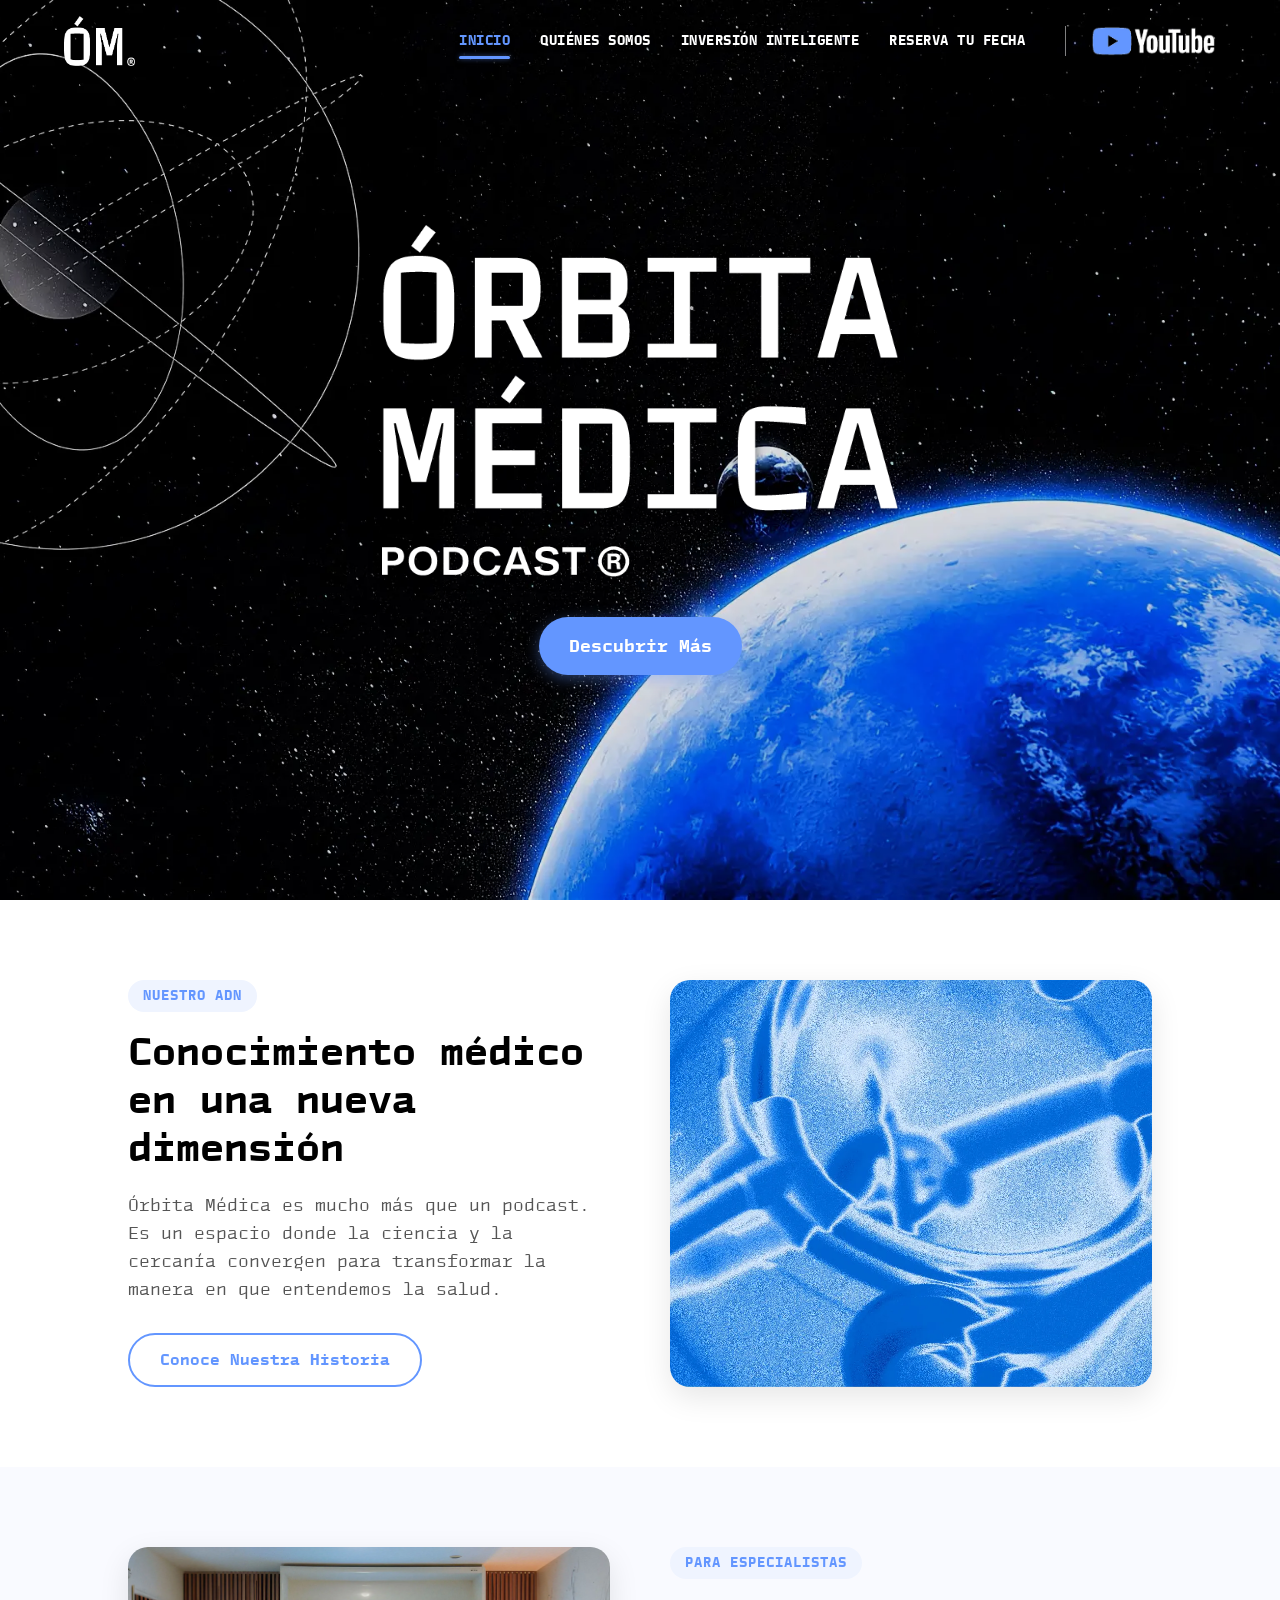
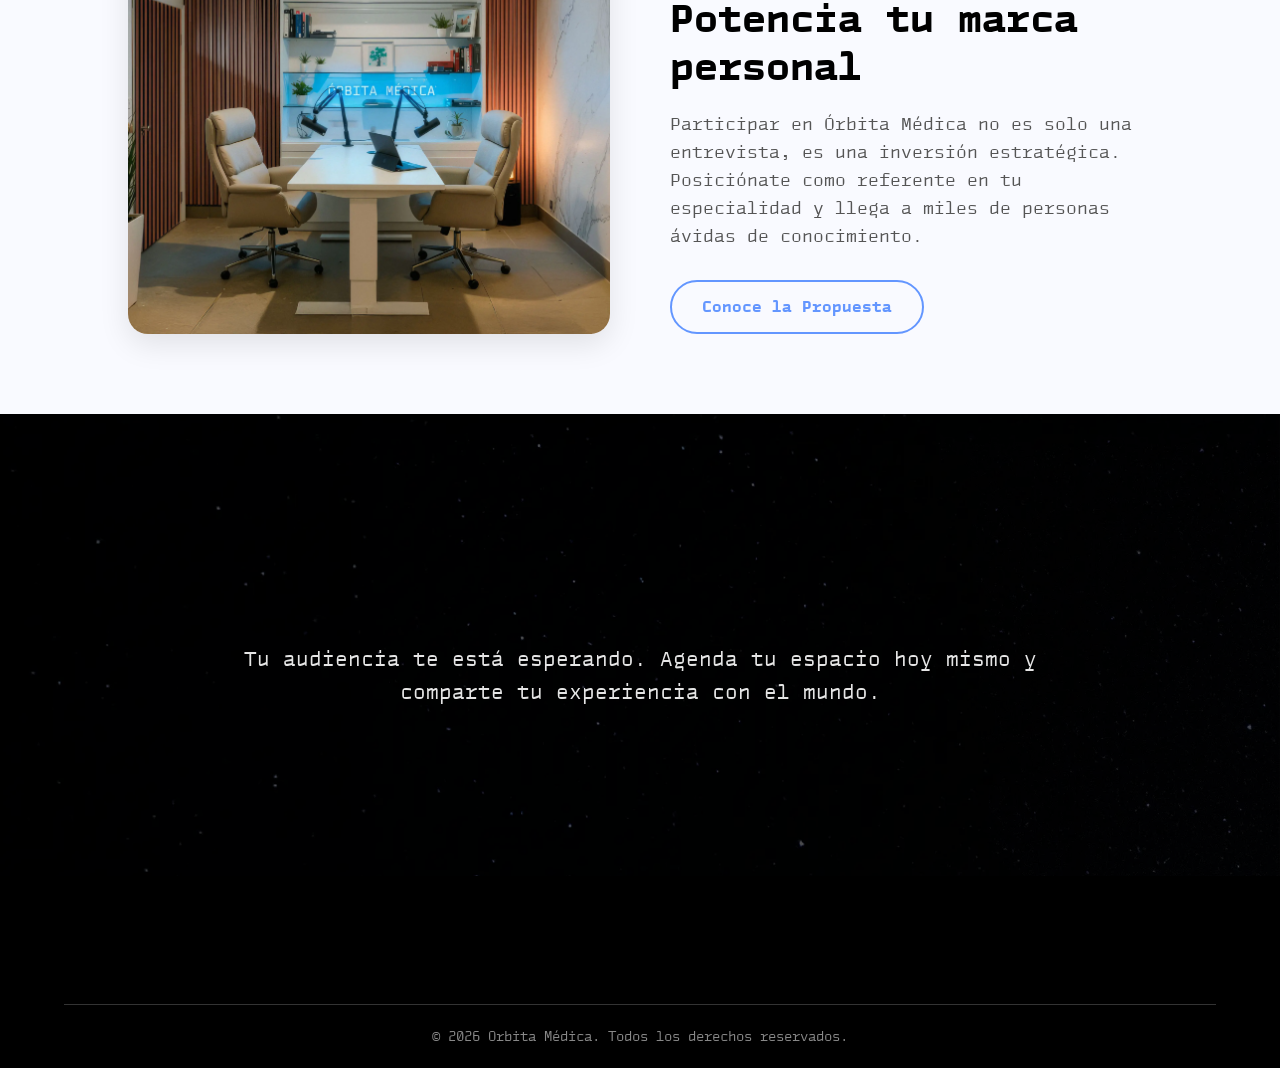
<file: index.html>
<!DOCTYPE html>
<html lang="es">
<head>
    <meta charset="UTF-8">
    <meta name="viewport" content="width=device-width, initial-scale=1.0">
    <title>Orbita Médica - Inicio</title>

    <link rel="stylesheet" href="estilos/estilo.css">

    <link rel="icon" href="favicon.png" type="image/png">
    <link rel="icon" href="icon-192.png" type="image/png" sizes="192x192">
    <link rel="apple-touch-icon" href="apple-touch-icon.png">
    <meta name="theme-color" content="#6396ff">

</head>
<body>

    <header id="main-header"></header>

    <section class="hero">
        <video autoplay muted loop playsinline class="video-bg" poster="./imgs/portadaHomeVideo.webp">
            <source src="video/videoHome.mp4" type="video/mp4">
            Tu navegador no soporta videos HTML5.
        </video>

        <div class="overlay"></div>

        <div class="hero-content">
            <img src="./imgs/logoHome.webp" alt="logoHome">
            <a href="quienessomos.html" class="btn-primary">Descubrir Más</a>
        </div>
    </section>

    <section class="section-padding home-about">
        <div class="container grid-home">
            <div class="text-col reveal">
                <span class="tag">Nuestro ADN</span>
                <h2>Conocimiento médico en una nueva dimensión</h2>
                <p>Órbita Médica es mucho más que un podcast. Es un espacio donde la ciencia y la cercanía convergen para transformar la manera en que entendemos la salud.</p>
                <a href="quienessomos.html" class="btn-secondary">Conoce Nuestra Historia</a>
            </div>
            <div class="img-col reveal">
                <img src="./imgs/homeAbout.webp" alt="Equipo Orbita Médica">
            </div>
        </div>
    </section>

    <section class="section-padding home-investment">
        <div class="container grid-home reverse-mobile">
            <div class="img-col reveal">
                <img src="./imgs/bannerInversion.webp" alt="Grabación en estudio">
            </div>
            <div class="text-col reveal">
                <span class="tag">Para Especialistas</span>
                <h2>Potencia tu marca personal</h2>
                <p>Participar en Órbita Médica no es solo una entrevista, es una inversión estratégica. Posiciónate como referente en tu especialidad y llega a miles de personas ávidas de conocimiento.</p>
                <a href="inversioninteligente.html" class="btn-secondary">Conoce la Propuesta</a>
            </div>
        </div>
    </section>

    <section class="home-booking" style="background-image: url('./imgs/portadaReserva.webp');">
        <div class="overlay-dark"></div>
        <div class="booking-content">
            <h2 class="reveal">Lleva tu mensaje más lejos</h2>
            <p class="reveal">Tu audiencia te está esperando. Agenda tu espacio hoy mismo y comparte tu experiencia con el mundo.</p>
            <a href="reservafecha.html" class="btn-primary reveal">Reservar Ahora</a>
        </div>
    </section>



    <footer id="main-footer"></footer>

    <script src="javascript/app.js"></script>
</body>
</html>
</file>
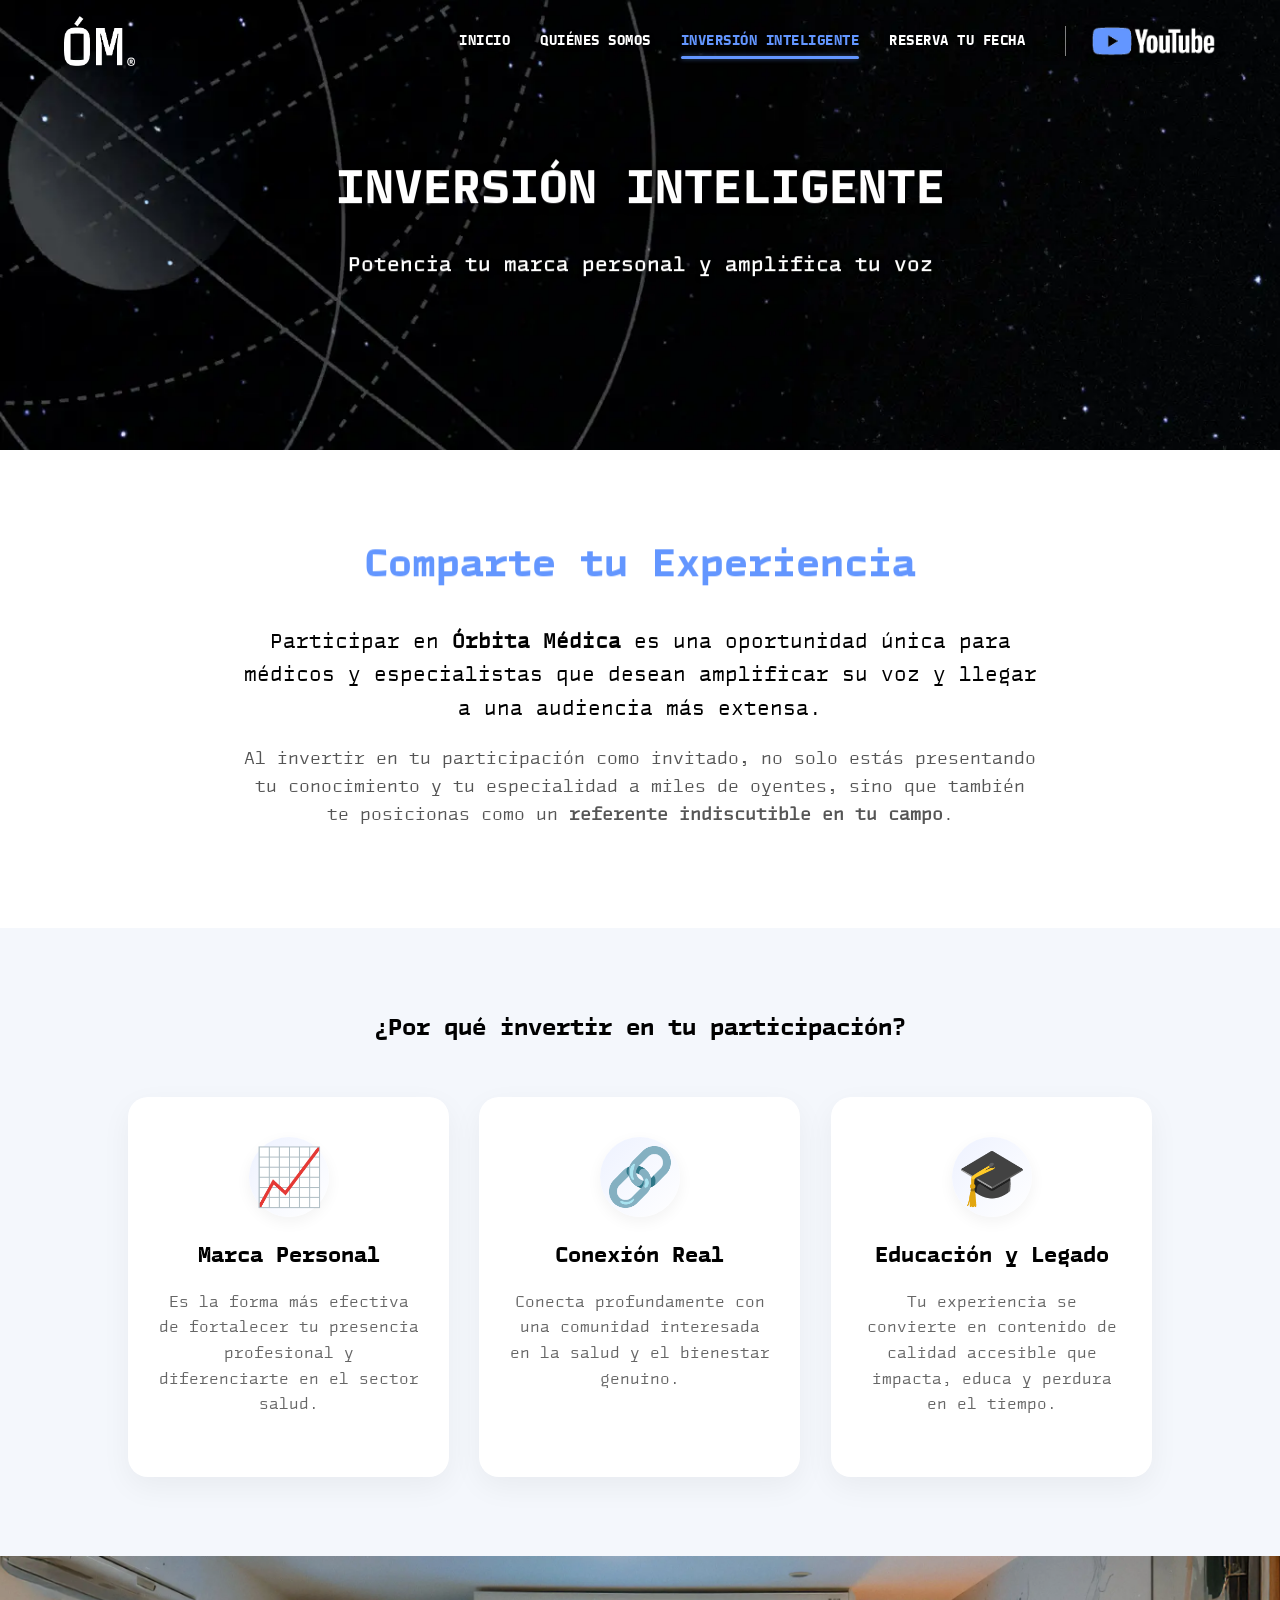
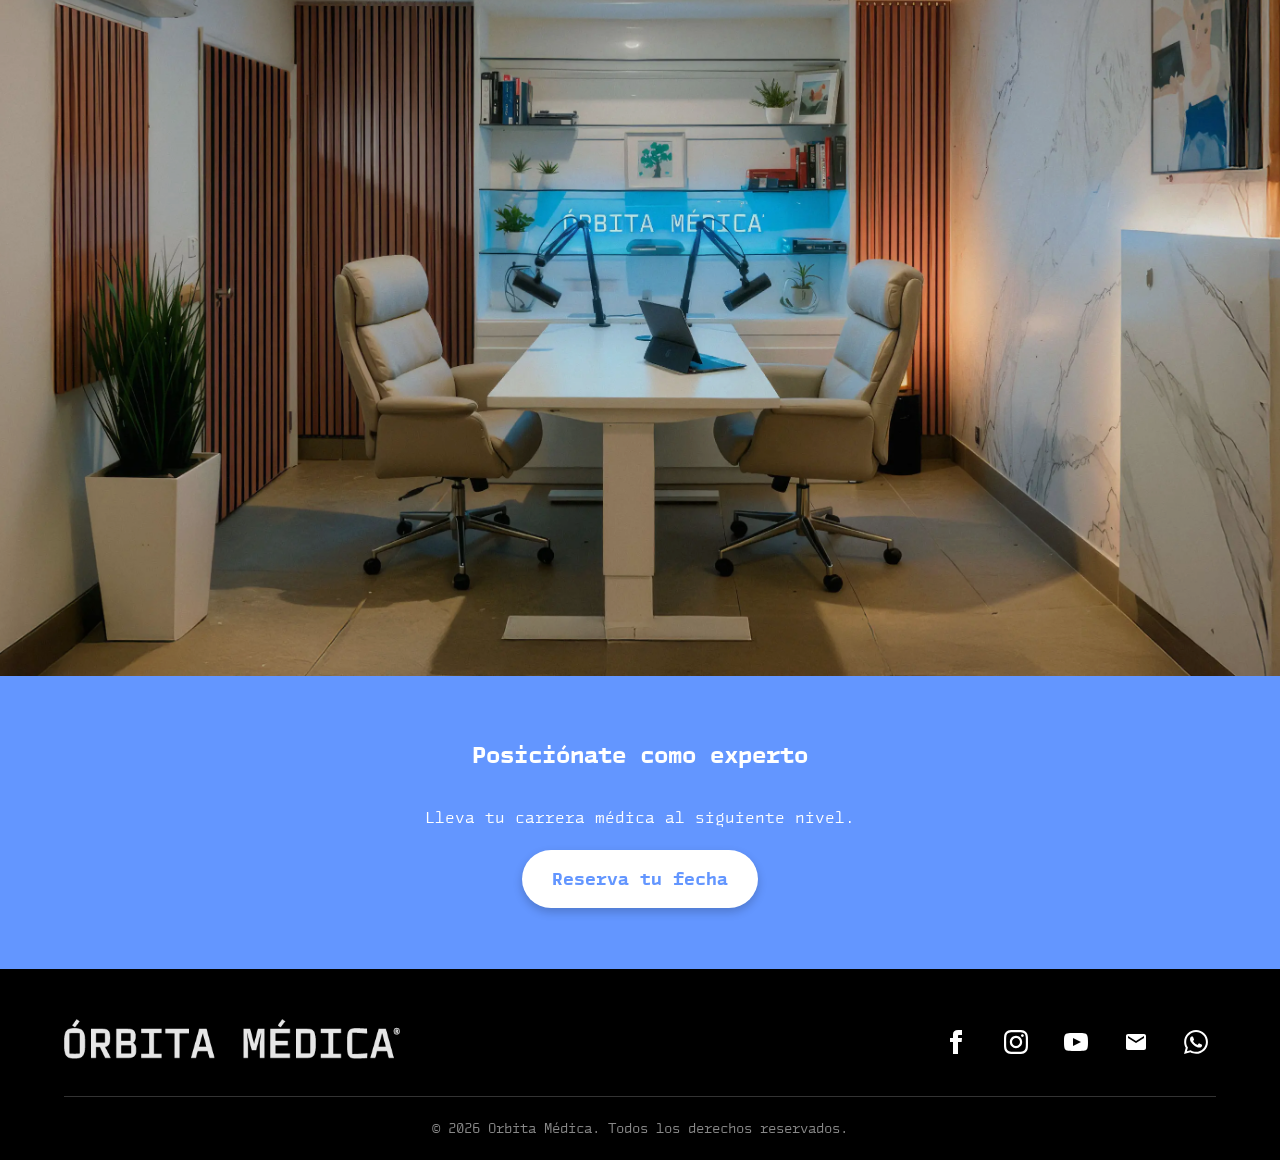
<file: inversioninteligente.html>
<!DOCTYPE html>
<html lang="en">
<head>
    <meta charset="UTF-8">
    <meta name="viewport" content="width=device-width, initial-scale=1.0">
    <title>Inversion Inteligente - Orbita Medica</title>

    <link rel="stylesheet" href="estilos/estilo.css">

    <link rel="icon" href="favicon.png" type="image/png">
    <link rel="icon" href="icon-192.png" type="image/png" sizes="192x192">
    <link rel="apple-touch-icon" href="apple-touch-icon.png">
    <meta name="theme-color" content="#6396ff">
</head>
<body>
    <header id="main-header"></header>
    <section class="hero-internal hero-inversion" style="background-image: url('./imgs/portadaInversion.webp');">
        <div class="hero-internal-content reveal">
            <h1>INVERSIÓN INTELIGENTE</h1>
            <p>Potencia tu marca personal y amplifica tu voz</p>
        </div>
    </section>

    <section class="section-padding investment-intro">
        <div class="container-text">
            <h2 class="reveal">Comparte tu Experiencia</h2>
            <p class="lead-text reveal">Participar en <strong>Órbita Médica</strong> es una oportunidad única para médicos y especialistas que desean amplificar su voz y llegar a una audiencia más extensa.</p>
            <p class="reveal">Al invertir en tu participación como invitado, no solo estás presentando tu conocimiento y tu especialidad a miles de oyentes, sino que también te posicionas como un <strong>referente indiscutible en tu campo</strong>.</p>
        </div>
    </section>

    <section class="section-padding benefits-section">
        <div class="container">
            <h2 class="text-center reveal">¿Por qué invertir en tu participación?</h2>
            
            <div class="benefits-grid">
                <div class="benefit-card reveal">
                    <div class="benefit-icon">📈</div>
                    <h3>Marca Personal</h3>
                    <p>Es la forma más efectiva de fortalecer tu presencia profesional y diferenciarte en el sector salud.</p>
                </div>

                <div class="benefit-card reveal">
                    <div class="benefit-icon">🔗</div>
                    <h3>Conexión Real</h3>
                    <p>Conecta profundamente con una comunidad interesada en la salud y el bienestar genuino.</p>
                </div>

                <div class="benefit-card reveal">
                    <div class="benefit-icon">🎓</div>
                    <h3>Educación y Legado</h3>
                    <p>Tu experiencia se convierte en contenido de calidad accesible que impacta, educa y perdura en el tiempo.</p>
                </div>
            </div>
        </div>
    </section>

    <section class="full-width-banner reveal">
        <img src="./imgs/bannerInversion.webp" alt="Experiencia en el estudio">
    </section>

    <section class="cta-section">
        <h2 class="reveal">Posiciónate como experto</h2>
        <p style="color: white; margin-bottom: 20px;" class="reveal">Lleva tu carrera médica al siguiente nivel.</p>
        <a href="reservafecha.html" class="btn-primary reveal">Reserva tu fecha</a>
    </section>


    <footer id="main-footer"></footer>
    <script src="javascript/app.js"></script>
</body>
</html>
</file>
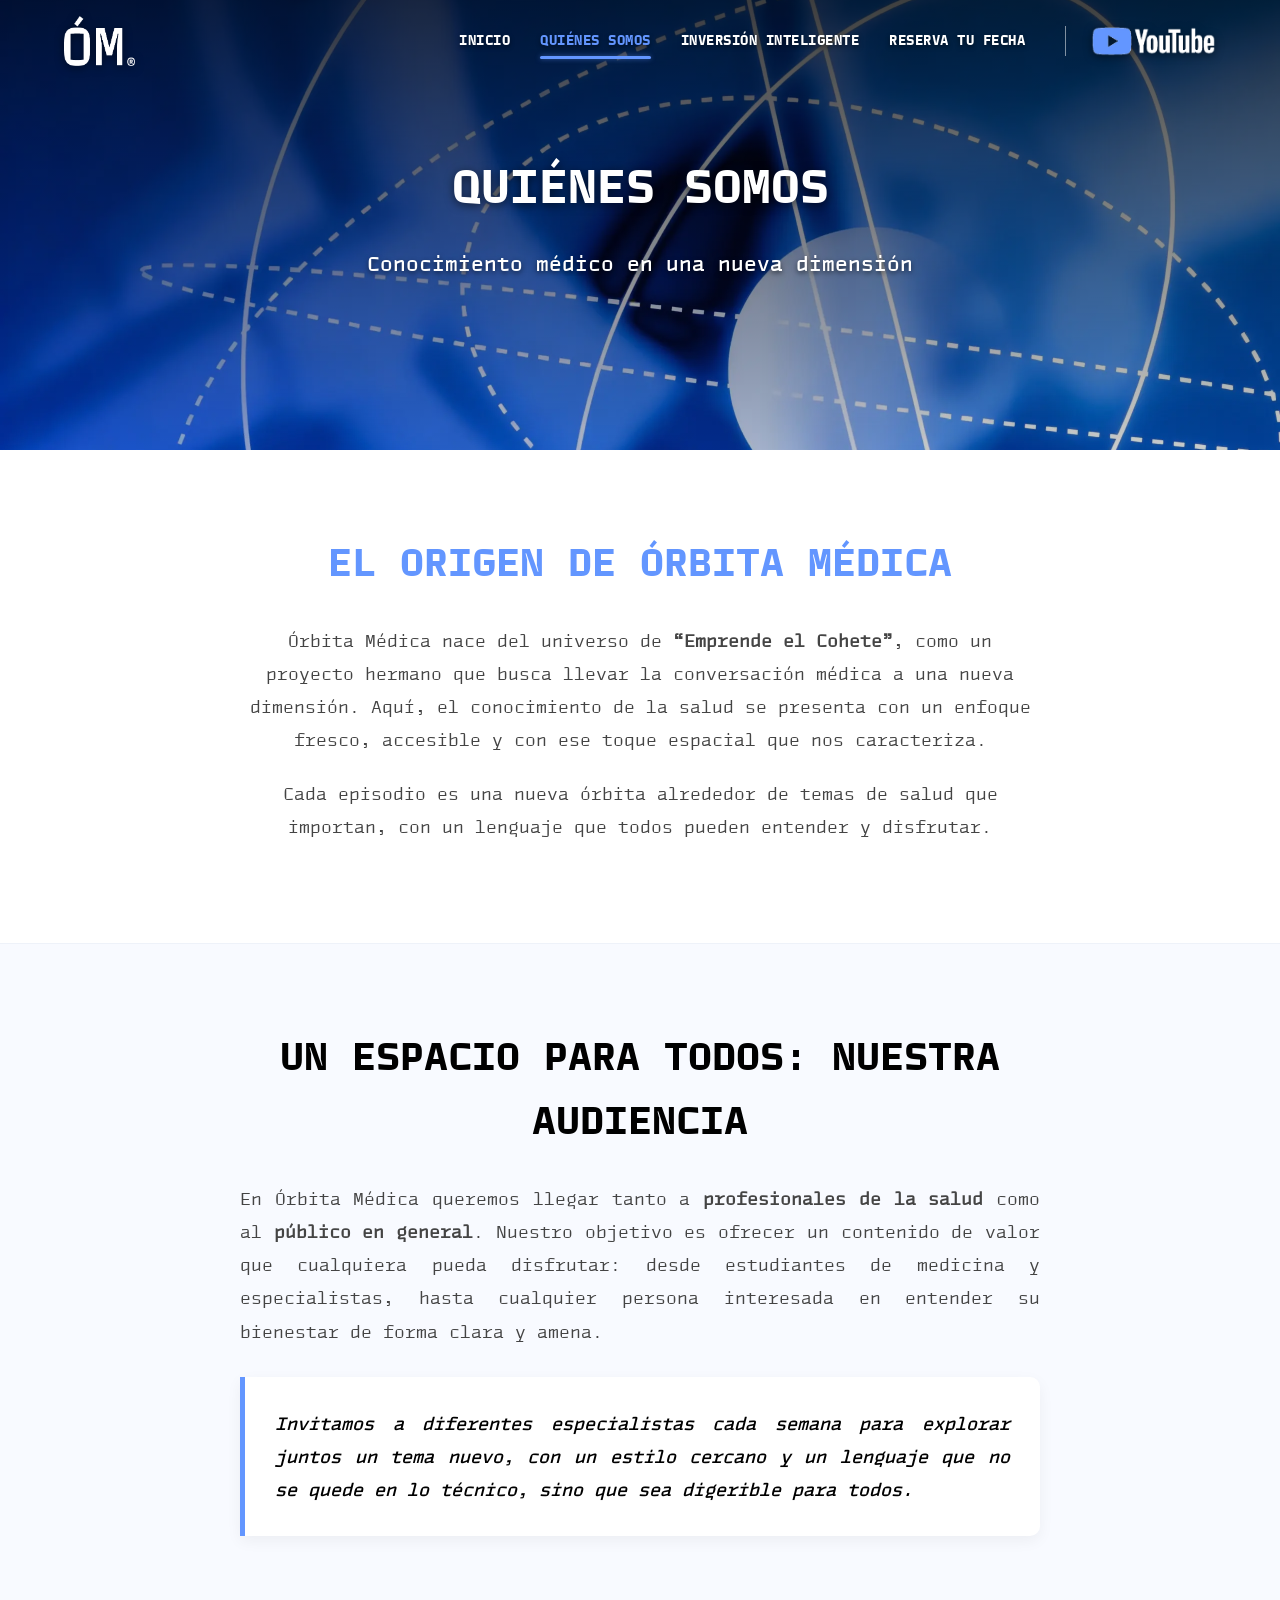
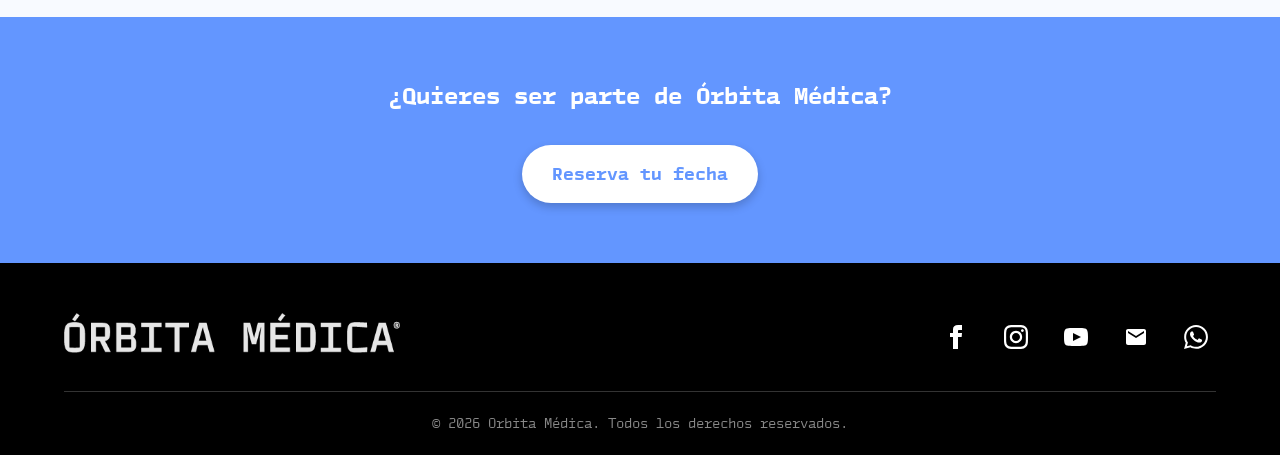
<file: quienessomos.html>
<!DOCTYPE html>
<html lang="en">
<head>
    <meta charset="UTF-8">
    <meta name="viewport" content="width=device-width, initial-scale=1.0">
    <title>Quienes Somos - Orbita Medica</title>

    <link rel="stylesheet" href="estilos/estilo.css">

    <link rel="icon" href="favicon.png" type="image/png">
    <link rel="icon" href="icon-192.png" type="image/png" sizes="192x192">
    <link rel="apple-touch-icon" href="apple-touch-icon.png">
    <meta name="theme-color" content="#6396ff">
</head>
<body>
    <header id="main-header"></header>


    <section class="hero-internal" style="background-image: url('./imgs/quienesSomosImgBack.webp');">
        <div class="overlay"></div>
        <div class="hero-internal-content">
            <h1 class="reveal">QUIÉNES SOMOS</h1>
            <p class="reveal">Conocimiento médico en una nueva dimensión</p>
        </div>
    </section>

    <section class="section-padding about-origin">
        <div class="container-text">
            <h2 class="reveal">EL ORIGEN DE ÓRBITA MÉDICA</h2>
            <p class="reveal">Órbita Médica nace del universo de <strong>“Emprende el Cohete”</strong>, como un proyecto hermano que busca llevar la conversación médica a una nueva dimensión. Aquí, el conocimiento de la salud se presenta con un enfoque fresco, accesible y con ese toque espacial que nos caracteriza.</p>
            <p class="reveal">Cada episodio es una nueva órbita alrededor de temas de salud que importan, con un lenguaje que todos pueden entender y disfrutar.</p>
        </div>
    </section>

    <section class="section-padding about-audience">
        <div class="container-text">
            <h2 class="reveal">UN ESPACIO PARA TODOS: NUESTRA AUDIENCIA</h2>
            <div class="audience-content">
                <p class="reveal">En Órbita Médica queremos llegar tanto a <strong>profesionales de la salud</strong> como al <strong>público en general</strong>. Nuestro objetivo es ofrecer un contenido de valor que cualquiera pueda disfrutar: desde estudiantes de medicina y especialistas, hasta cualquier persona interesada en entender su bienestar de forma clara y amena.</p>
                
                <div class="highlight-box reveal">
                    <p>Invitamos a diferentes especialistas cada semana para explorar juntos un tema nuevo, con un estilo cercano y un lenguaje que no se quede en lo técnico, sino que sea digerible para todos.</p>
                </div>
            </div>
        </div>
    </section>

    <section class="cta-section">
        <h2 class="reveal">¿Quieres ser parte de Órbita Médica?</h2>
        <a href="reservafecha.html" class="btn-primary reveal">Reserva tu fecha</a>
    </section>


    <footer id="main-footer"></footer>
    <script src="javascript/app.js"></script>
</body>
</html>
</file>
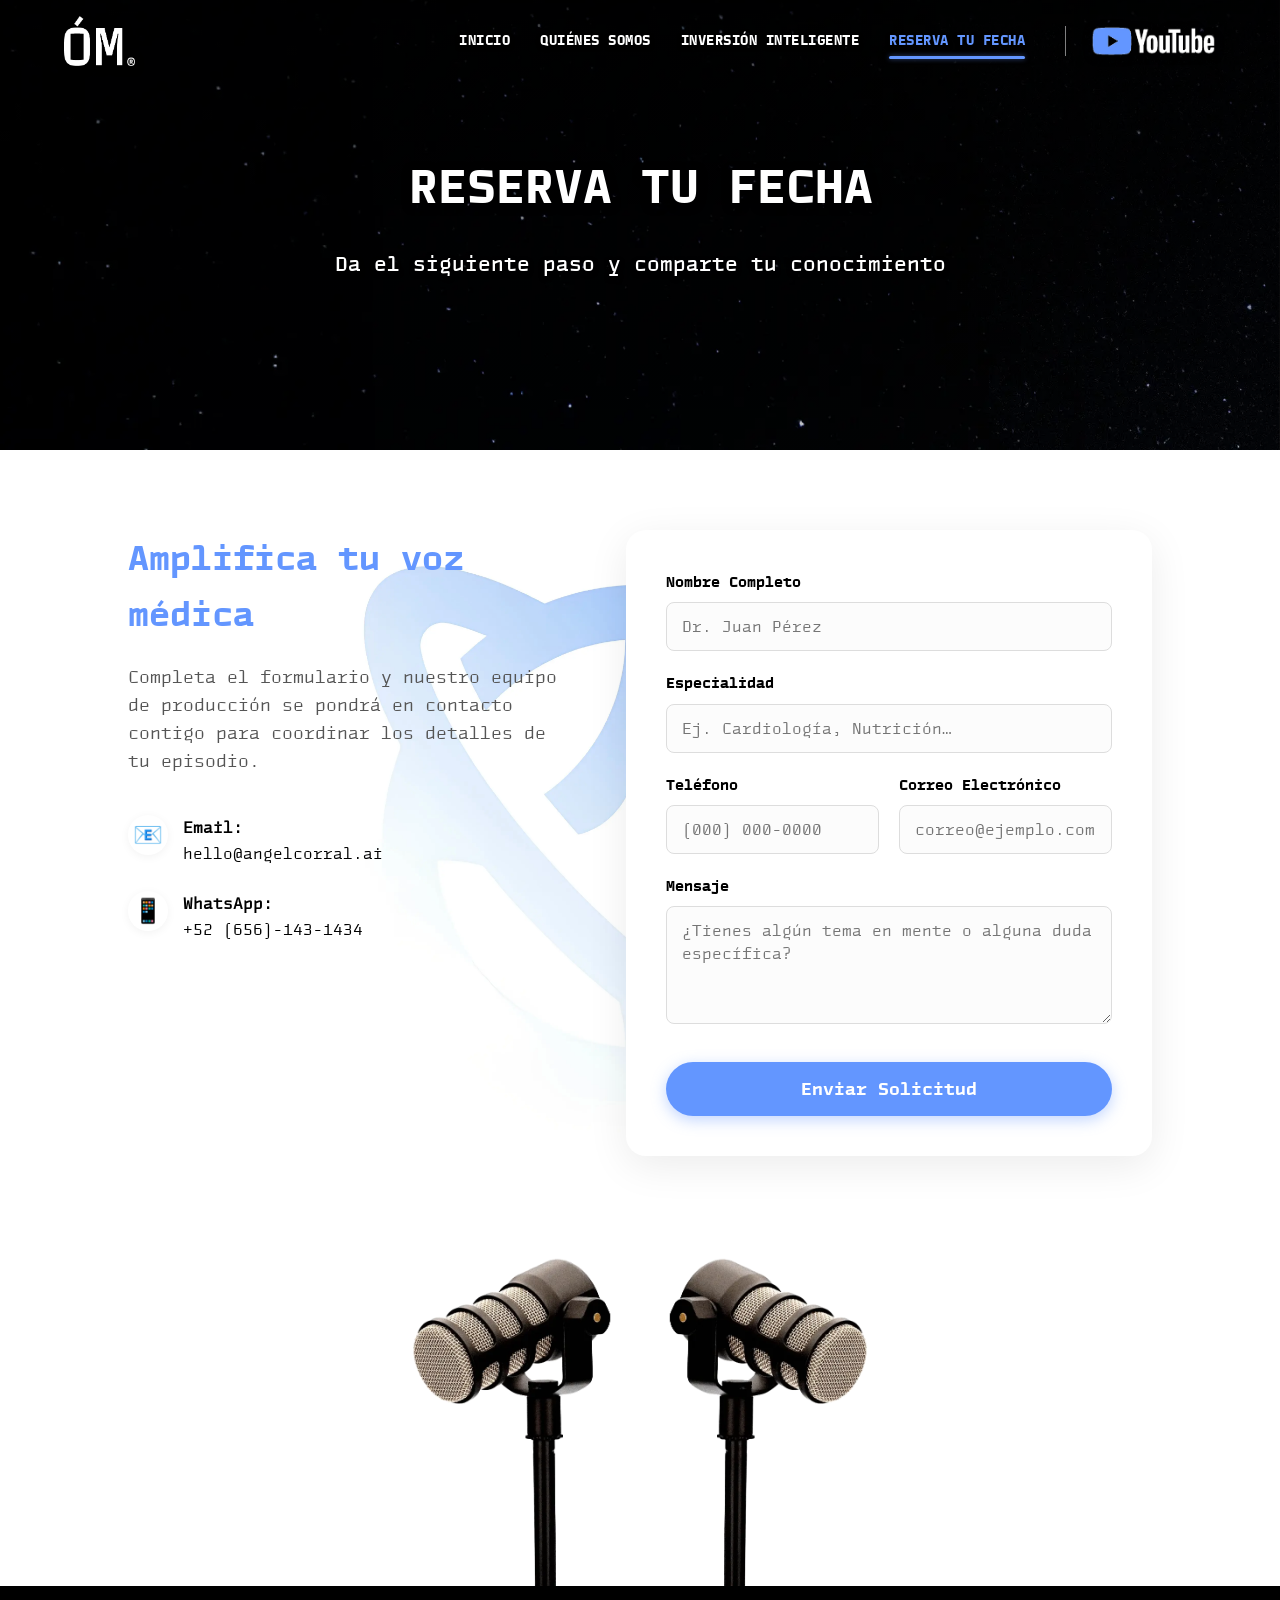
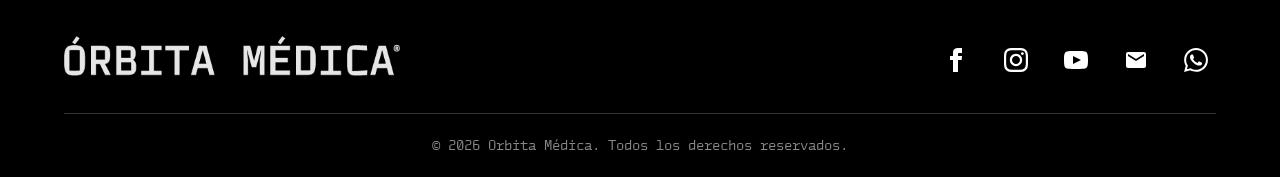
<file: reservafecha.html>
<!DOCTYPE html>
<html lang="en">
<head>
    <meta charset="UTF-8">
    <meta name="viewport" content="width=device-width, initial-scale=1.0">
    <title>Reserva Tu Fecha - Orbita Medica</title>

    <link rel="stylesheet" href="estilos/estilo.css">

    <link rel="icon" href="favicon.png" type="image/png">
    <link rel="icon" href="icon-192.png" type="image/png" sizes="192x192">
    <link rel="apple-touch-icon" href="apple-touch-icon.png">
    <meta name="theme-color" content="#6396ff">
</head>
<body>
    <header id="main-header"></header>

    <section class="hero-internal hero-reserva" style="background-image: url('./imgs/portadaReserva.webp');">
        <div class="overlay"></div>
        <div class="hero-internal-content reveal">
            <h1>RESERVA TU FECHA</h1>
            <p>Da el siguiente paso y comparte tu conocimiento</p>
        </div>
    </section>

    <section class="section-padding contact-section" style="background-image: url('./imgs/contactBack.webp');">
        <div class="container contact-grid">
            
            <div class="contact-info reveal">
                <h2>Amplifica tu voz médica</h2> 
                <p>Completa el formulario y nuestro equipo de producción se pondrá en contacto contigo para coordinar los detalles de tu episodio.</p>
                
                <div class="contact-details">
                    <!-- <div class="detail-item">
                        <span class="icon">📍</span>
                        <p><strong>Estudio Órbita:</strong><br>Av. Tecnológico #123, Ciudad Juárez.</p>
                    </div> -->
                    <div class="detail-item">
                        <span class="icon">📧</span>
                        <a href="mailto:hello@angelcorral.ai"><strong>Email:</strong><br>hello@angelcorral.ai</a>
                    </div>
                    <div class="detail-item">
                        <span class="icon">📱</span>
                        <a href="https://wa.me/526561431434" target="_blank"><strong>WhatsApp:</strong><br>+52 (656)-143-1434</a>
                    </div>
                </div>
            </div>

            <div class="form-wrapper reveal">
                <form action="enviar.php" method="POST" class="booking-form">
                    
                    <div class="form-group">
                        <label for="nombre">Nombre Completo</label>
                        <input type="text" id="nombre" name="nombre" placeholder="Dr. Juan Pérez" required>
                    </div>

                    <div class="form-group">
                        <label for="especialidad">Especialidad</label>
                        <input type="text" id="especialidad" name="especialidad" placeholder="Ej. Cardiología, Nutrición..." required>
                    </div>

                    <div class="form-row">
                        <div class="form-group">
                            <label for="telefono">Teléfono</label>
                            <input type="tel" id="telefono" name="telefono" placeholder="(000) 000-0000" required>
                        </div>
                        <div class="form-group">
                            <label for="correo">Correo Electrónico</label>
                            <input type="email" id="correo" name="correo" placeholder="correo@ejemplo.com" required>
                        </div>
                    </div>

                    <div class="form-group">
                        <label for="mensaje">Mensaje</label>
                        <textarea id="mensaje" name="mensaje" rows="4" placeholder="¿Tienes algún tema en mente o alguna duda específica?"></textarea>
                    </div>

                    <button type="submit" class="btn-primary btn-block">Enviar Solicitud</button>
                </form>
            </div>

        </div>
    </section>

    <section class="bottom-banner reveal">
        <img src="./imgs/micsImg.webp" alt="mics">
    </section>

    <footer id="main-footer"></footer>
    <script src="javascript/app.js"></script>
</body>
</html>
</file>
<file: estilos/estilo.css>
/* =========================================
   1. VARIABLES Y FUENTES
========================================= */
:root {
    --color-primario: #6396FF;
    --color-blanco: #FFFFFF;
    --color-negro: #000000;
}

@font-face {
    font-family: 'TTRegular';
    src: url('../fonts/TTRegular.ttf') format('truetype');
    font-weight: normal;
    font-style: normal;
}

@font-face {
    font-family: 'TTMedium';
    src: url('../fonts/TTMedium.ttf') format('truetype');
    font-weight: 500;
    font-style: normal;
}

@font-face {
    font-family: 'TTBold';
    src: url('../fonts/TTBold.ttf') format('truetype');
    font-weight: bold;
    font-style: normal;
}

/* =========================================
   2. ESTILOS GENERALES (RESET)
========================================= */
* {
    box-sizing: border-box;
}

body {
    background-color: var(--color-blanco);
    color: var(--color-negro);
    font-family: 'TTRegular', sans-serif;
    margin: 0;
    padding: 0;
    line-height: 1.6;
}

h1, h2, h3, h4, h5, h6 {
    font-family: 'TTBold', sans-serif;
    margin-top: 0;
}

/* =========================================
ANIMACIONES SCROLL REVEAL
========================================= */

/* Estado inicial (invisible y abajo) */
.reveal {
    opacity: 0;
    transform: translateY(50px); /* Se mueve 50px para abajo */
    transition: all 0.8s ease-out; /* La magia: suavidad de 0.8 segundos */
    will-change: opacity, transform; /* Optimización para el navegador */
}

/* Estado activo (visible y en su lugar) */
.reveal.active {
    opacity: 1;
    transform: translateY(0);
}


/*-------------------------------- Scroll Bar --------------------------------*/
/* Works on Firefox */
* {
    scrollbar-width:thin;
    scrollbar-color: var(--color-primario) var(--color-blanco);
}

/* Works on Chrome, Edge, and Safari */
*::-webkit-scrollbar {
    width: 15px;
}

*::-webkit-scrollbar-track {
    background: var(--color-blanco);
}

*::-webkit-scrollbar-thumb {
    background-color: var(--color-primario);
    border-radius: 0px;
    border: 0px solid var(--color-blanco);
}

.reveal-home {
    opacity: 0;
    transform: translateY(30px);
    transition: opacity 0.8s ease, transform 0.8s ease;
    will-change: opacity, transform;
}

.reveal-home.visible {
    opacity: 1;
    transform: translateY(0);
}

.reveal {
    opacity: 0;
    transform: translateY(30px);
    transition: opacity 0.8s ease, transform 0.8s ease;
    will-change: opacity, transform;
}

.reveal.visible {
    opacity: 1;
    transform: translateY(0);
}


/* =========================================
   3. HEADER Y NAVEGACIÓN
========================================= */
header {
    background-color: transparent;
    position: fixed;
    top: 0;
    left: 0;
    width: 100%;
    padding: 1rem 5%;
    display: flex;
    justify-content: space-between;
    align-items: center;
    z-index: 1000;
    transition: all 0.4s ease;
}

/* Logo Principal (Izquierda) */
.logo img {
    height: 50px;
    width: auto;
    filter: drop-shadow(0 2px 4px rgba(0,0,0,0.5)); /* Sombra para resaltar sobre el video */
    display: block;
    transition: all 0.3s ease;
}

/* Contenedor del Menú */
nav ul {
    list-style: none;
    display: flex;
    gap: 30px; /* Espacio entre enlaces */
    margin: 0;
    padding: 0;
    align-items: center;
}

/* Enlaces del Menú (Texto) */
nav a {
    text-decoration: none;
    color: var(--color-blanco);
    font-family: 'TTBold', sans-serif;
    font-size: 0.9rem;
    letter-spacing: 0.5px;
    transition: color 0.3s ease;
    text-shadow: 0 2px 4px rgba(0,0,0,0.5); /* Sombra para lectura */
    display: flex;
    align-items: center;
    position: relative; /* Necesario para posicionar la línea del active */
}

/* Efecto Hover */
nav a:hover {
    color: var(--color-primario);
}

/* --- ESTADO ACTIVE (Página Actual) --- */
nav a.active {
    color: var(--color-primario) !important; /* Mantiene el azul */
}

/* Línea azul debajo del enlace activo */
nav a.active::after {
    content: '';
    position: absolute;
    bottom: -6px; /* Distancia del texto */
    left: 0;
    width: 100%;
    height: 3px;
    background-color: var(--color-primario);
    border-radius: 2px;
    box-shadow: 0 0 5px rgba(99, 150, 255, 0.5);
}

/* --- EXCEPCIÓN: LOGO DE YOUTUBE --- */
/* Icono de YouTube */
nav a img {
    height: 30px;
    width: auto;
    transition: transform 0.3s ease;
    filter: drop-shadow(0 2px 4px rgba(0,0,0,0.5));
}

/* Hover en YouTube */
nav a:hover img {
    transform: scale(1.1);
}

/* Evitar que salga la línea azul debajo del logo de YouTube si está activo */
nav ul li:last-child a.active::after {
    display: none;
}

/* Separador vertical antes de YouTube */
nav ul li:last-child {
    margin-left: 10px;
    padding-left: 25px;
    border-left: 1px solid rgba(255, 255, 255, 0.5);
    height: 30px;
    display: flex;
    align-items: center;
}

/* =========================================
   4. BOTÓN HAMBURGUESA (ESTILOS BASE)
========================================= */
.menu-toggle {
    display: none; /* Oculto en escritorio */
    flex-direction: column;
    cursor: pointer;
    gap: 5px;
}

.menu-toggle .bar {
    width: 30px;
    height: 3px;
    background-color: var(--color-blanco);
    transition: all 0.3s ease;
    border-radius: 2px;
}

/* =========================================
   5. ESTADO SCROLLED (HEADER BLANCO)
========================================= */
header.scrolled {
    background-color: rgba(255, 255, 255, 0.98);
    box-shadow: 0 2px 10px rgba(0,0,0,0.1);
    padding: 0.8rem 5%;
}

/* Enlaces de texto se vuelven negros */
header.scrolled nav a {
    color: var(--color-negro);
    text-shadow: none;
}

/* Mantener azul al pasar mouse o si está activo */
header.scrolled nav a:hover,
header.scrolled nav a.active {
    color: var(--color-primario);
}

/* Línea separadora se oscurece */
header.scrolled nav ul li:last-child {
    border-left: 1px solid rgba(0, 0, 0, 0.2); 
}

/* --- CAMBIO DE COLOR EN LOGOS AL BAJAR --- */

/* 1. Logo Orbita Médica: Invierte (Blanco -> Negro) */
header.scrolled .logo img {
    filter: invert(1); 
}

/* 2. Logo YouTube: Se fuerza a NEGRO PURO */
header.scrolled nav a img {
    filter: brightness(0); 
}

/* Color de las barras de hamburguesa en modo Scrolled */
header.scrolled .menu-toggle .bar {
    background-color: var(--color-negro);
}



/* =========================================
   6. HERO SECTION
========================================= */
.hero {
    position: relative;
    width: 100%;
    height: 100vh;
    display: flex;
    align-items: center;
    justify-content: center;
    text-align: center;
    overflow: hidden;
    color: var(--color-blanco);
    margin-top: 0; 
}

.video-bg {
    position: absolute;
    top: 0;
    left: 0;
    width: 100%;
    height: 100%;
    object-fit: cover;
    z-index: -2;
}

.overlay {
    position: absolute;
    top: 0;
    left: 0;
    width: 100%;
    height: 100%;
    background: rgba(0, 0, 0, 0.1);
    z-index: -1;
}

.hero-content {
    position: relative;
    z-index: 1;
    padding: 20px;
    width: 100%;
    max-width: 900px;
    display: flex;
    flex-direction: column;
    align-items: center;
    animation: fadeIn 1.5s ease-out;
}

.hero-content img {
    width: 60%;
    max-width: 673px;
    height: auto;
    margin-bottom: 40px;
    filter: drop-shadow(0 4px 6px rgba(0,0,0,0.5));
}

/* =========================================
   7. BOTONES Y OTROS
========================================= */
.btn-primary {
    display: inline-block;
    background-color: var(--color-primario);
    color: var(--color-blanco);
    padding: 15px 30px;
    text-decoration: none;
    border-radius: 50px;
    font-family: 'TTBold', sans-serif;
    font-size: 1.1rem;
    transition: all 0.3s ease;
    box-shadow: 0 4px 15px rgba(99, 150, 255, 0.4);
}

.btn-primary:hover {
    background-color: #4a7ecc;
    transform: translateY(-3px);
    box-shadow: 0 6px 20px rgba(99, 150, 255, 0.6);
}

.intro {
    padding: 5rem 10%;
    text-align: center;
    background-color: var(--color-blanco);
}


@keyframes fadeIn {
    from { opacity: 0; transform: translateY(20px); }
    to { opacity: 1; transform: translateY(0); }
}



/* =========================================
   FOOTER
========================================= */
footer {
    background-color: var(--color-negro);
    color: var(--color-blanco);
    padding: 50px 5% 20px; /* Más espacio arriba */
    display: flex;
    flex-direction: column;
}

/* Contenedor superior (Logo Izq - Iconos Der) */
.footer-content {
    display: flex;
    justify-content: space-between;
    align-items: center;
    border-bottom: 1px solid rgba(255, 255, 255, 0.2); /* Línea divisoria sutil */
    padding-bottom: 30px;
    margin-bottom: 20px;
}

/* 1. Logo Footer */
.footer-logo img {
    height: 40px; /* Un poco más grande que en el nav */
    width: auto;
    filter: brightness(0) invert(1); /* FUERZA EL LOGO A SER BLANCO */
    opacity: 0.9;
}

/* 2. Iconos Redes Sociales */
.social-links {
    display: flex;
    gap: 20px; /* Espacio entre iconos */
}

.social-links a {
    color: var(--color-blanco);
    display: inline-flex;
    align-items: center;
    justify-content: center;
    width: 40px;
    height: 40px;
    border-radius: 50%; /* Opcional: Círculo alrededor al pasar mouse */
    transition: all 0.3s ease;
}

/* Estilo de los SVGs (Iconos) */
.social-links svg {
    fill: currentColor; /* El icono toma el color del texto */
    width: 24px;
    height: 24px;
    transition: transform 0.3s ease;
}

/* Efecto Hover (Pasar mouse) */
.social-links a:hover {
    color: var(--color-primario); /* Se vuelven azules */
    background-color: rgba(255, 255, 255, 0.1); /* Fondo suave */
    transform: translateY(-3px); /* Flotan un poco */
}

/* 3. Copyright */
.footer-copy {
    text-align: center;
}

.footer-copy p {
    font-size: 0.9rem;
    color: #888; /* Gris claro para que no distraiga */
    margin: 0;
}

/* RESPONSIVE FOOTER (Para móviles) */
@media (max-width: 768px) {
    .footer-content {
        flex-direction: column; /* Uno debajo del otro */
        gap: 30px;
        text-align: center;
    }
    
    .social-links {
        justify-content: center; /* Centrar iconos */
    }
}

/* =========================================
   8. RESPONSIVE (MÓVILES Y TABLETS)
========================================= */
@media (max-width: 1100px) {
    
    /* 1. Botón Hamburguesa */
    .menu-toggle {
        display: flex; 
        z-index: 2000;
        margin-left: auto;
    }

    /* Animación de Hamburguesa a X */
    .menu-toggle.active .bar:nth-child(2) { opacity: 0; }
    .menu-toggle.active .bar:nth-child(1) { transform: translateY(8px) rotate(45deg); background-color: var(--color-negro);}
    .menu-toggle.active .bar:nth-child(3) { transform: translateY(-8px) rotate(-45deg); background-color: var(--color-negro);}

    /* 2. Menú Desplegable (Contenedor) */
    nav {
        position: absolute;
        top: 0;
        right: -100%;
        width: 70%;
        height: 100vh;
        background-color: var(--color-blanco);
        
        /* Centrado Flex */
        display: flex;
        flex-direction: column;
        justify-content: center;
        align-items: center;
        
        transition: right 0.4s ease;
        box-shadow: -5px 0 15px rgba(0,0,0,0.1);
    }

    nav.active {
        right: 0;
    }

    /* 3. La Lista de Enlaces */
    nav ul {
        flex-direction: column;
        width: 100%;
        margin: 0;
        padding: 0;
        display: flex;
        align-items: center;
        gap: 0;
    }

    nav ul li {
        margin: 20px 0;
        filter: none;
        opacity: 1;
        width: 100%;
        text-align: center; /* Alinea horizontalmente los elementos hijos (inline-flex) */
    }

    nav a {
        color: var(--color-negro);
        font-size: 1.2rem;
        text-shadow: none;
        
        /* --- CORRECCIÓN CLAVE --- */
        display: inline-flex; /* El ancho se ajusta al contenido (texto) */
        justify-content: center;
        /* ------------------------ */
    }

    /* Ajuste de la línea azul en móvil (opcional: hacerla un poco más gruesa o pegada) */
    nav a.active::after {
        bottom: -4px; /* Un poco más cerca del texto en móvil */
    }

    /* 4. Logo de YouTube en Móvil (NEGRO PURO) */
    nav a img {
        filter: brightness(0);
    }
    
    nav a:hover img {
        transform: scale(1.1);
    }

    /* 5. Ajuste del separador en móvil */
    nav ul li:last-child {
        border-left: none !important;
        border-top: 1px solid #eee;
        padding-left: 0;
        padding-top: 40px;
        margin-left: 0;
        display: flex;
        justify-content: center;
        width: 50%;
        margin: 0 auto;
        filter: none;
    }

    /* 6. Ajustes del Logo Hero en móviles */
    .hero-content img {
        width: 90%;
        max-width: 350px;
        margin-bottom: 30px;
    }
}




/* =========================================
ESTILOS PÁGINAS INTERNAS (Quiénes Somos)
========================================= */

/* Hero Interno (Más corto que el Home) */
.hero-internal {
    position: relative;
    width: 100%;
    height: 50vh; /* Altura media pantalla */
    background-size: cover;
    background-position: center;
    background-repeat: no-repeat;
    display: flex;
    align-items: center;
    justify-content: center;
    text-align: center;
    color: var(--color-blanco);
    margin-top: 0;
    background-color: #1a1a1a; /* Fondo de respaldo si falla la imagen */
}

/* Gradiente oscuro para el Hero Interno */
.hero-internal .overlay {
    /* Esto crea un degradado vertical: */
    /* Arriba: Negro al 40% (se ve la imagen) */
    /* Abajo: Negro al 90% (se oscurece para fusionarse con el contenido) */
    background: linear-gradient(to top, hsla(0, 0%, 0%, 0.2) 0%, rgba(0, 0, 0, 0.75) 100%);
    
    /* Aseguramos que cubra todo */
    position: absolute;
    top: 0;
    left: 0;
    width: 100%;
    height: 100%;
    z-index: 1; /* Detrás del texto, delante de la imagen */
}

.hero-internal-content {
    position: relative;
    z-index: 2;
    padding: 20px;
    animation: fadeIn 1s ease-out;
}

.hero-internal-content h1 {
    font-size: 3rem;
    margin-bottom: 10px;
    text-shadow: 0 2px 10px rgba(0,0,0,0.6);
}

.hero-internal-content p {
    font-size: 1.3rem;
    font-family: 'TTMedium', sans-serif;
    text-shadow: 0 2px 5px rgba(0,0,0,0.6);
}

/* Contenedor de Texto General */
.section-padding {
    padding: 80px 10%;
}

.container-text {
    max-width: 800px;
    margin: 0 auto; /* Centrado horizontal */
}

/* Sección 1: El Origen */
.about-origin {
    background-color: var(--color-blanco);
    text-align: center; /* Texto centrado para narrativa */
    animation: fadeIn 1s ease-out;
}

.about-origin h2 {
    font-size: 2.5rem;
    color: var(--color-primario);
    margin-bottom: 30px;
}

.about-origin p {
    font-size: 1.15rem;
    color: #444;
    line-height: 1.8;
    margin-bottom: 20px;
}

/* Sección 2: Audiencia (Fondo diferente) */
.about-audience {
    background-color: #f8faff; /* Un azul muy muy clarito */
    border-top: 1px solid #eef2f9;
}

.about-audience h2 {
    font-size: 2.5rem;
    color: var(--color-negro);
    margin-bottom: 30px;
    text-align: center;
}

.about-audience p {
    font-size: 1.15rem;
    color: #444;
    line-height: 1.8;
    margin-bottom: 20px;
    text-align: justify; /* Justificado para lectura densa */
}

/* Caja destacada dentro de Audiencia */
.highlight-box {
    background-color: var(--color-blanco);
    border-left: 5px solid var(--color-primario); /* Línea azul a la izquierda */
    padding: 30px;
    border-radius: 0 10px 10px 0;
    box-shadow: 0 5px 15px rgba(0,0,0,0.05);
    margin-top: 30px;
}

.highlight-box p {
    margin: 0;
    font-family: 'TTMedium', sans-serif;
    color: var(--color-negro);
    font-style: italic;
}

/* Call to Action (CTA) al final */
.cta-section {
    background-color: var(--color-primario);
    color: var(--color-blanco);
    text-align: center;
    padding: 60px 20px;
}

.cta-section h2 {
    color: var(--color-blanco);
    margin-bottom: 30px;
}

.cta-section .btn-primary {
    background-color: var(--color-blanco);
    color: var(--color-primario);
    box-shadow: 0 4px 10px rgba(0,0,0,0.2);
}

.cta-section .btn-primary:hover {
    background-color: #f0f0f0;
    transform: translateY(-3px);
}

/* RESPONSIVE AJUSTES */
@media (max-width: 768px) {
    .hero-internal {
        height: 40vh;
    }
    
    .hero-internal-content h1 {
        font-size: 2.2rem;
    }
    
    .section-padding {
        padding: 50px 5%;
    }
    
    .about-audience p {
        text-align: left; /* En móvil mejor alineado a la izquierda */
    }
}


/* =========================================
   ESTILOS INVERSIÓN INTELIGENTE
========================================= */

/* =========================================
   HERO ESPECÍFICO: INVERSIÓN INTELIGENTE
========================================= */

/* Esta clase sobreescribe los valores de .hero-internal solo en esta página */
.hero-inversion {
    height: 50vh; /* Ejemplo: Hacerlo más alto o más bajo (el default era 50vh) */
    background-position: center top; /* Ejemplo: Enfocar la parte de arriba de la foto */
}

/* Si quieres que el texto sea más grande solo aquí */
/* .hero-inversion h1 {
    font-size: 3.5rem; 
} */

/* Texto destacado de introducción */
.lead-text {
    font-size: 1.3rem !important;
    color: var(--color-negro) !important;
    font-weight: 500;
}

.investment-intro h2 {
    font-size: 2.5rem;
    color: var(--color-primario);
    margin-bottom: 30px;
    text-align: center;
}

.investment-intro p {
    text-align: center;
    max-width: 800px;
    margin: 0 auto 20px auto;
    color: #555;
    font-size: 1.1rem;
}

/* Sección de Beneficios (Fondo Oscuro para contraste) */
.benefits-section {
    background-color: #f4f7fc;
}

.text-center {
    text-align: center;
    margin-bottom: 50px;
    color: var(--color-negro);
}

.benefits-grid {
    display: grid;
    grid-template-columns: repeat(auto-fit, minmax(280px, 1fr));
    gap: 30px;
    max-width: 1100px;
    margin: 0 auto;
}

/* Tarjetas de Beneficio */
.benefit-card {
    background: var(--color-blanco);
    padding: 40px 30px;
    border-radius: 20px;
    text-align: center;
    transition: all 0.3s ease;
    border-bottom: 4px solid transparent; /* Borde invisible abajo */
    box-shadow: 0 10px 30px rgba(0,0,0,0.05);
}

.benefit-card:hover {
    transform: translateY(-10px);
    border-bottom: 4px solid var(--color-primario); /* Aparece línea azul al flotar */
    box-shadow: 0 15px 40px rgba(99, 150, 255, 0.2);
}

.benefit-icon {
    font-size: 3.5rem;
    margin-bottom: 20px;
    display: inline-block;
    /* Efecto sutil de fondo en el icono */
    background: linear-gradient(135deg, #eef2ff 0%, #ffffff 100%);
    width: 80px;
    height: 80px;
    line-height: 80px;
    border-radius: 50%;
    box-shadow: 0 5px 15px rgba(0,0,0,0.05);
}

.benefit-card h3 {
    font-size: 1.4rem;
    margin-bottom: 15px;
    color: var(--color-negro);
}

.benefit-card p {
    font-size: 1rem;
    color: #666;
    line-height: 1.6;
}

/* Ajuste responsive para los textos */
@media (max-width: 768px) {
    .investment-intro h2 {
        font-size: 2rem;
    }
    
    .lead-text {
        font-size: 1.1rem !important;
    }
}


/* =========================================
   BANNER DE IMAGEN (Separa secciones)
========================================= */
.full-width-banner {
    width: 100%;
    overflow: hidden;
    line-height: 0; /* Elimina espacios blancos fantasma debajo de la imagen */
}

.full-width-banner img {
    width: 100%;
    height: 80vh; /* Altura fija para que parezca un banner profesional */
    object-fit: cover; /* IMPORTANTE: Recorta la imagen para llenar el hueco sin estirarse */
    object-position: center; /* Centra la imagen */
    display: block;
    /* Opcional: Un filtro para que no brille tanto si la foto es muy clara */
    filter: brightness(0.9); 
    transition: transform 0.5s ease;
}

/* Efecto suave: la imagen se acerca un poquito al pasar el mouse */
.full-width-banner:hover img {
    transform: scale(1.02);
}

/* Ajuste para móviles */
@media (max-width: 768px) {
    .full-width-banner img {
        height: 60vh;
    }
}





/* =========================================
   PÁGINA DE CONTACTO / RESERVA
========================================= */

.contact-section {
    /* background-color: #f9faff; */
    background-position: center;
    background-size: cover;
}

/* Grid layout: Izquierda Info | Derecha Formulario */
.contact-grid {
    display: grid;
    grid-template-columns: 1fr 1.2fr; /* El formulario un poco más ancho */
    gap: 60px;
    align-items: start;
    max-width: 1100px;
    margin: 0 auto;
}

/* --- Columna Izquierda: Info --- */
.contact-info h2 {
    font-size: 2.2rem;
    color: var(--color-primario);
    margin-bottom: 20px;
}

.contact-info p {
    color: #555;
    margin-bottom: 30px;
    font-size: 1.1rem;
    margin-top: 0px;
}

.contact-details {
    margin-top: 40px;
}

.detail-item {
    display: flex;
    align-items: flex-start;
    margin-bottom: 25px;
}
.detail-item a {
    color: var(--color-negro);
    text-decoration: none;
}

.detail-item a:hover{
    color: var(--color-primario);
}

.detail-item .icon {
    font-size: 1.5rem;
    margin-right: 15px;
    background: #fff;
    width: 40px;
    height: 40px;
    display: flex;
    align-items: center;
    justify-content: center;
    border-radius: 50%;
    box-shadow: 0 2px 10px rgba(0,0,0,0.05);
}

/* --- Columna Derecha: Formulario --- */
.form-wrapper {
    background-color: var(--color-blanco);
    padding: 40px;
    border-radius: 20px;
    box-shadow: 0 10px 40px rgba(0,0,0,0.08); /* Sombra elegante */
}

.booking-form .form-group {
    margin-bottom: 20px;
}

.booking-form label {
    display: block;
    margin-bottom: 8px;
    font-family: 'TTBold', sans-serif;
    color: var(--color-negro);
    font-size: 0.95rem;
}

.booking-form input,
.booking-form textarea {
    width: 100%;
    padding: 12px 15px;
    border: 1px solid #ddd;
    border-radius: 8px;
    font-family: 'TTRegular', sans-serif;
    font-size: 1rem;
    transition: all 0.3s ease;
    background-color: #fcfcfc;
}

.booking-form input:focus,
.booking-form textarea:focus {
    border-color: var(--color-primario);
    background-color: #fff;
    outline: none;
    box-shadow: 0 0 0 3px rgba(99, 150, 255, 0.1);
}

.booking-form textarea {
    resize: vertical; /* Permite estirar solo hacia abajo */
}

/* Fila doble (Teléfono y Correo) */
.form-row {
    display: grid;
    grid-template-columns: 1fr 1fr;
    gap: 20px;
}

.btn-block {
    width: 100%;
    text-align: center;
    margin-top: 10px;
    cursor: pointer;
    border: none;
}

/* RESPONSIVE FORMULARIO */
@media (max-width: 850px) {
    .contact-grid {
        grid-template-columns: 1fr; /* Una columna en móvil */
        gap: 40px;
    }

    .form-wrapper {
        padding: 25px;
    }
    
    .form-row {
        grid-template-columns: 1fr; /* Inputs uno debajo del otro */
        gap: 0;
    }
}


/* =========================================
   BANNER INFERIOR (PEGADO AL FOOTER)
========================================= */
.bottom-banner {
    width: 100%;
    margin: 0;      /* Cero márgenes para pegar con lo de arriba y abajo */
    padding: 0;
    line-height: 0; /* ELIMINA la línea blanca fantasma debajo de la imagen */
    overflow: hidden;
}

.bottom-banner img {
    width: 100%;
    height: 350px;  /* Ajusta esta altura a tu gusto */
    object-fit: contain; /* Recorta la imagen para llenar el ancho sin deformarse */
    object-position: center;
    display: block; /* Asegura que se comporte como bloque y toque el footer */
}

/* Ajuste para móviles */
@media (max-width: 768px) {
    .bottom-banner img {
        height: 200px; /* Más bajita en celular */
    }
}


/* =========================================
   SECCIONES DEL HOME (NUEVO)
========================================= */

/* Estilos Generales del Grid (2 Columnas) */
.grid-home {
    display: grid;
    grid-template-columns: 1fr 1fr; /* Mitad y mitad */
    gap: 60px;
    align-items: center;
    max-width: 1200px;
    margin: 0 auto;
}

/* Columna de Texto */
.text-col h2 {
    font-size: 2.5rem;
    color: var(--color-negro);
    margin-bottom: 20px;
    line-height: 1.2;
}

.text-col p {
    font-size: 1.1rem;
    color: #555;
    margin-bottom: 30px;
    line-height: 1.6;
}

/* Etiqueta pequeña arriba del título */
.tag {
    display: inline-block;
    background-color: #eff4ff; /* Azul muy clarito */
    color: var(--color-primario);
    padding: 5px 15px;
    border-radius: 20px;
    font-family: 'TTBold', sans-serif;
    font-size: 0.85rem;
    margin-bottom: 15px;
    text-transform: uppercase;
    letter-spacing: 1px;
}

/* Columna de Imagen */
.img-col{
    height: 100%;
}

.img-col img {
    width: 100%;
    border-radius: 20px;
    box-shadow: 0 10px 30px rgba(0,0,0,0.1);
    transition: transform 0.3s ease;
    height: 100%;
    object-fit: cover;
}

.img-col img:hover {
    transform: scale(1.02); /* Efecto zoom suave */
}

/* Botón Secundario (Borde Azul) */
.btn-secondary {
    display: inline-block;
    border: 2px solid var(--color-primario);
    color: var(--color-primario);
    padding: 12px 30px;
    border-radius: 50px;
    text-decoration: none;
    font-family: 'TTBold', sans-serif;
    transition: all 0.3s ease;
}

.btn-secondary:hover {
    background-color: var(--color-primario);
    color: var(--color-blanco);
}

/* Sección Inversión (Fondo gris suave para diferenciar) */
.home-investment {
    background-color: #f9faff;
}

/* Sección Reserva (Banner Final) */
.home-booking {
    position: relative;
    padding: 100px 20px;
    text-align: center;
    background-size: cover;
    background-position: center;
    color: var(--color-blanco);
    background-color: #111; /* Color de respaldo */
}

.overlay-dark {
    position: absolute;
    top: 0;
    left: 0;
    width: 100%;
    height: 100%;
    background: rgba(0,0,0,0.7); /* Oscurece la imagen de fondo */
    z-index: 1;
}

.booking-content {
    position: relative;
    z-index: 2;
    max-width: 800px;
    margin: 0 auto;
}

.booking-content h2 {
    font-size: 3rem;
    margin-bottom: 20px;
    color: var(--color-blanco);
}

.booking-content p {
    font-size: 1.3rem;
    margin-bottom: 40px;
    opacity: 0.9;
}

/* RESPONSIVE HOME */
@media (max-width: 900px) {
    .grid-home {
        grid-template-columns: 1fr; /* Una columna */
        gap: 40px;
        text-align: center;
    }

    /* Ordenar en móvil: Imagen arriba, texto abajo */
    .reverse-mobile {
        display: flex;
        flex-direction: column;
    }

    .text-col h2 {
        font-size: 2rem;
    }
    
    .booking-content h2 {
        font-size: 2.2rem;
    }
}
</file>
